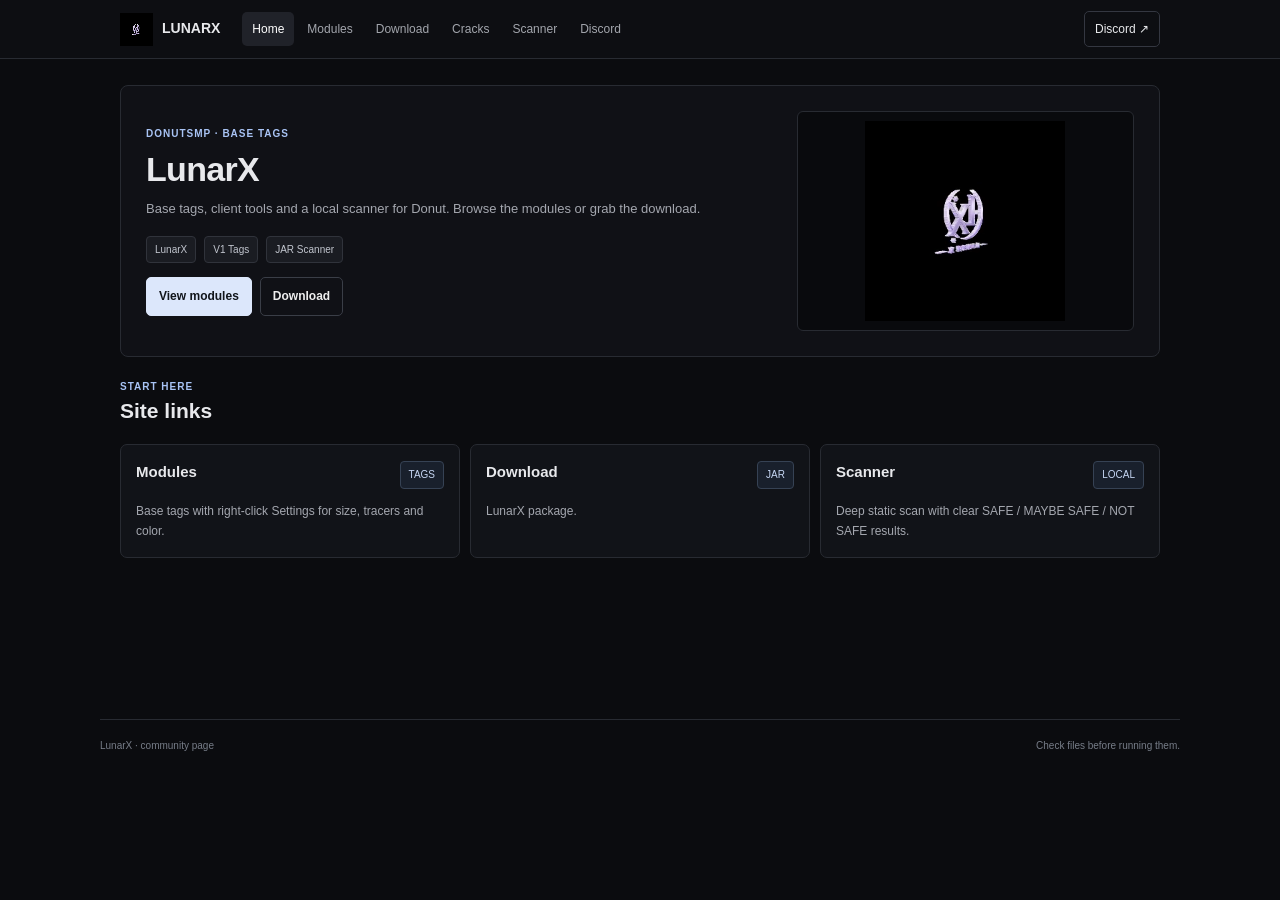
<file: index.html>
<!doctype html>
<html lang="en">
<head>
<meta charset="utf-8">
<meta name="viewport" content="width=device-width,initial-scale=1">
<meta name="theme-color" content="#0b0c0f">
<title>Home · LunarX</title>
<link rel="stylesheet" href="style.css">
</head>
<body>
<header class="top">
  <div class="wrap bar">
    <a class="brand" href="index.html">
      <video autoplay muted loop playsinline><source src="lunar_x_360_spin.webm" type="video/webm"></video>
      <span>LUNARX</span>
    </a>
    <nav class="nav">
      <a class="active" href="index.html">Home</a>
      <a href="modules.html">Modules</a>
      <a href="download.html">Download</a>
      <a href="cracks.html">Cracks</a>
      <a href="scanner.html">Scanner</a>
      <a href="discord.html">Discord</a>
    </nav>
    <a class="discord" href="https://discord.gg/2FqZVmzECY" target="_blank" rel="noopener">Discord ↗</a>
  </div>
</header>

<main class="wrap main">
  <div class="hero">
    <div>
      <div class="eyebrow">DonutSMP · Base tags</div>
      <h1>LunarX</h1>
      <p>Base tags, client tools and a local scanner for Donut. Browse the modules or grab the download.</p>
      <div class="stats">
        <span class="pill">LunarX</span>
        <span class="pill">V1 Tags</span>
        <span class="pill">JAR Scanner</span>
      </div>
      <div class="actions">
        <a class="btn primary" href="modules.html">View modules</a>
        <a class="btn" href="download.html">Download</a>
      </div>
    </div>
    <div class="logoBox">
      <video autoplay muted loop playsinline preload="auto">
        <source src="lunar_x_360_spin.webm" type="video/webm">
      </video>
    </div>
  </div>

  <section class="block">
    <div class="head">
      <div>
        <div class="eyebrow">Start here</div>
        <h2>Site links</h2>
      </div>
    </div>
    <div class="grid">
      <a class="card" href="modules.html">
        <div class="cardTop"><h3>Modules</h3><span class="tag">Tags</span></div>
        <p>Base tags with right-click Settings for size, tracers and color.</p>
      </a>
      <a class="card" href="download.html">
        <div class="cardTop"><h3>Download</h3><span class="tag">JAR</span></div>
        <p>LunarX package.</p>
      </a>
      <a class="card" href="scanner.html">
        <div class="cardTop"><h3>Scanner</h3><span class="tag">Local</span></div>
        <p>Deep static scan with clear SAFE / MAYBE SAFE / NOT SAFE results.</p>
      </a>
    </div>
  </section>
</main>

<footer class="wrap footer">
  <span>LunarX · community page</span>
  <span>Check files before running them.</span>
</footer>
</body>
</html>
</file>
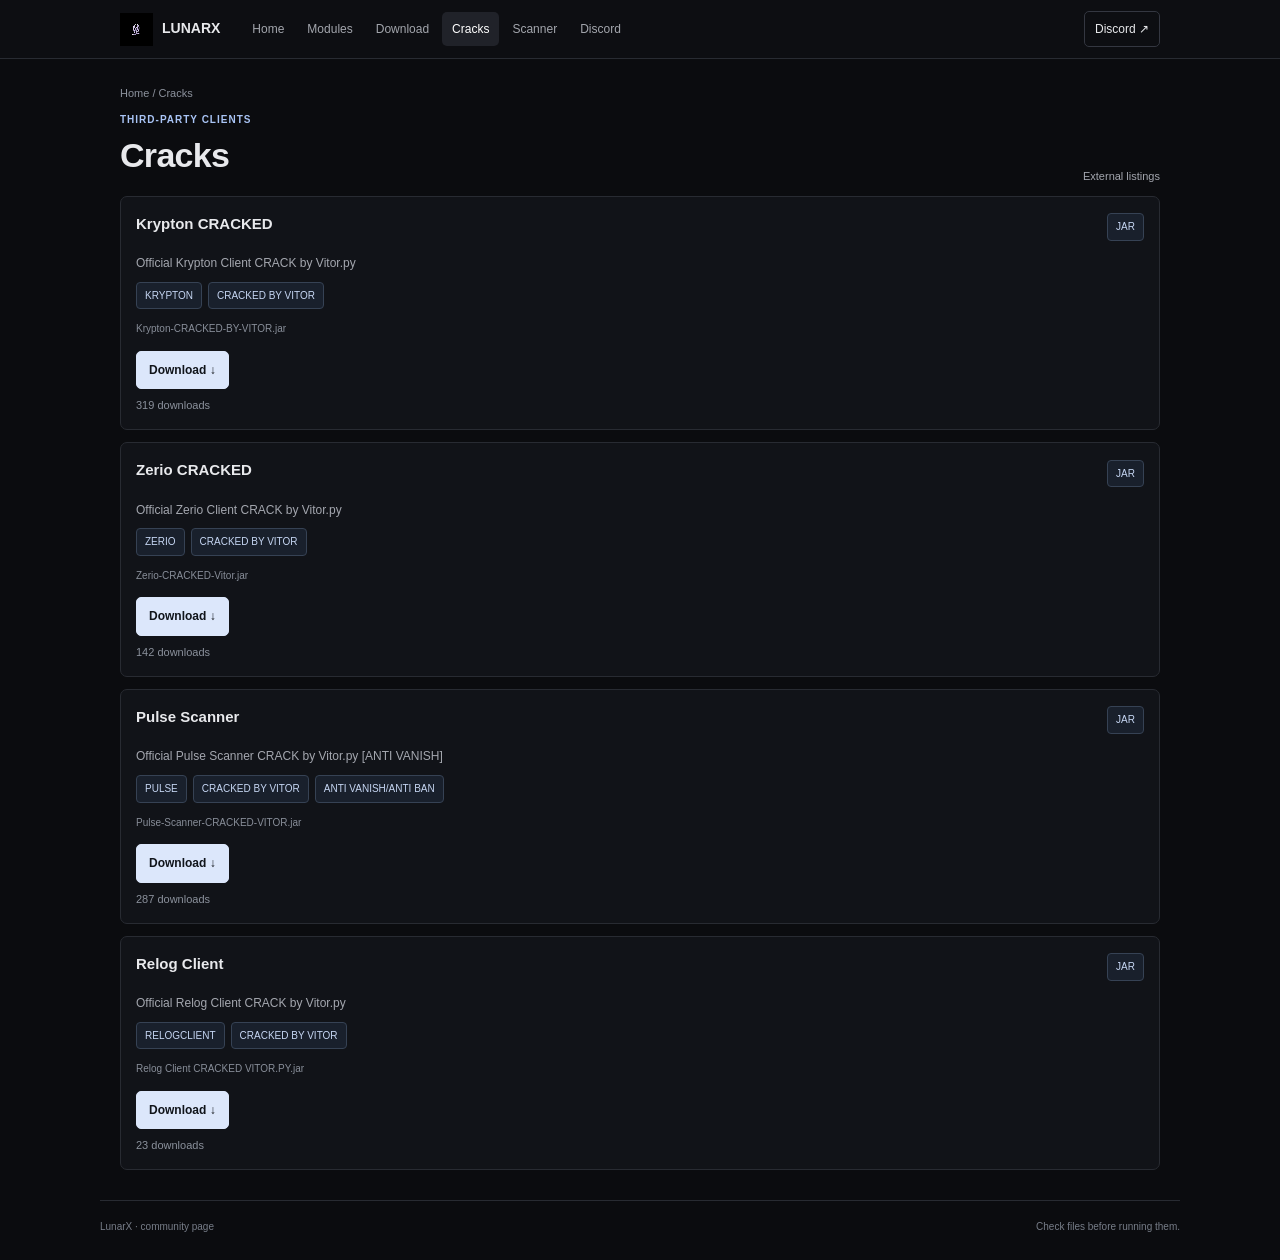
<file: cracks.html>
<!doctype html>
<html lang="en">
<head>
<meta charset="utf-8">
<meta name="viewport" content="width=device-width,initial-scale=1">
<meta name="theme-color" content="#0b0c0f">
<title>Cracks · LunarX</title>
<link rel="stylesheet" href="style.css">
</head>
<body>
<header class="top">
  <div class="wrap bar">
    <a class="brand" href="index.html">
      <video autoplay muted loop playsinline><source src="lunar_x_360_spin.webm" type="video/webm"></video>
      <span>LUNARX</span>
    </a>
    <nav class="nav">
      <a href="index.html">Home</a>
      <a href="modules.html">Modules</a>
      <a href="download.html">Download</a>
      <a class="active" href="cracks.html">Cracks</a>
      <a href="scanner.html">Scanner</a>
      <a href="discord.html">Discord</a>
    </nav>
    <a class="discord" href="https://discord.gg/2FqZVmzECY" target="_blank" rel="noopener">Discord ↗</a>
  </div>
</header>

<main class="wrap main">
  <div class="crumb">Home / Cracks</div>
  <div class="head">
    <div>
      <div class="eyebrow">Third-party clients</div>
      <h1>Cracks</h1>
    </div>
    <p>External listings</p>
  </div>

  <div class="card" style="margin-bottom:12px">
    <div class="cardTop">
      <h3>Krypton CRACKED</h3>
      <span class="tag">JAR</span>
    </div>
    <p>Official Krypton Client CRACK by Vitor.py</p>
    <div class="tags">
      <span class="tag">KRYPTON</span>
      <span class="tag">Cracked by Vitor</span>
    </div>
    <div class="small" style="margin-top:12px">Krypton-CRACKED-BY-VITOR.jar</div>
    <div class="actions">
      <a class="btn primary" href="Krypton-CRACKED-BY-VITOR.jar" download data-dl-key="krypton">Download ↓</a>
    </div>
    <div class="dl-count" id="count-krypton">…</div>
  </div>

  <div class="card" style="margin-bottom:12px">
    <div class="cardTop">
      <h3>Zerio CRACKED</h3>
      <span class="tag">JAR</span>
    </div>
    <p>Official Zerio Client CRACK by Vitor.py</p>
    <div class="tags">
      <span class="tag">ZERIO</span>
      <span class="tag">Cracked by Vitor</span>
    </div>
    <div class="small" style="margin-top:12px">Zerio-CRACKED-Vitor.jar</div>
    <div class="actions">
      <a class="btn primary" href="Zerio-CRACKED-Vitor.jar" download data-dl-key="zerio">Download ↓</a>
    </div>
    <div class="dl-count" id="count-zerio">…</div>
  </div>

  <div class="card" style="margin-bottom:12px">
    <div class="cardTop">
      <h3>Pulse Scanner</h3>
      <span class="tag">JAR</span>
    </div>
    <p>Official Pulse Scanner CRACK by Vitor.py [ANTI VANISH]</p>
    <div class="tags">
      <span class="tag">PULSE</span>
      <span class="tag">Cracked by Vitor</span>
      <span class="tag">ANTI VANISH/ANTI BAN</span>
    </div>
    <div class="small" style="margin-top:12px">Pulse-Scanner-CRACKED-VITOR.jar</div>
    <div class="actions">
      <a class="btn primary" href="Pulse-Scanner-CRACKED-VITOR.jar" download data-dl-key="pulse">Download ↓</a>
    </div>
    <div class="dl-count" id="count-pulse">…</div>
  </div>

  <div class="card">
    <div class="cardTop">
      <h3>Relog Client</h3>
      <span class="tag">JAR</span>
    </div>
    <p>Official Relog Client CRACK by Vitor.py</p>
    <div class="tags">
      <span class="tag">RelogClient</span>
      <span class="tag">Cracked by Vitor</span>
    </div>
    <div class="small" style="margin-top:12px">Relog Client CRACKED VITOR.PY.jar</div>
    <div class="actions">
      <a class="btn primary" href="Relog Client CRACKED VITOR.PY.jar" download data-dl-key="relog">Download ↓</a>
    </div>
    <div class="dl-count" id="count-relog">…</div>
  </div>
</main>

<footer class="wrap footer">
  <span>LunarX · community page</span>
  <span>Check files before running them.</span>
</footer>

<script>
(function(){
  // Fixed starting numbers (do not change)
  var BASE = {
    basetags: 274,
    aqua: 168,
    krypton: 319,
    zerio: 142,
    pulse: 287,
    relog: 23
  };
  var API = 'https://abacus.jasoncameron.dev';
  var NS = 'lunarx';

  function format(n){
    n = Number(n)||0;
    return n.toLocaleString() + ' downloads';
  }
  function el(id){ return document.getElementById(id); }

  async function getExtra(key){
    try {
      var r = await fetch(API + '/get/' + NS + '/' + key, { cache: 'no-store', mode: 'cors' });
      var j = await r.json();
      if (j && typeof j.value === 'number') return j.value;
      return 0;
    } catch(e){ return 0; }
  }

  async function bumpExtra(key){
    try {
      var r = await fetch(API + '/hit/' + NS + '/' + key, { cache: 'no-store', mode: 'cors' });
      var j = await r.json();
      if (j && typeof j.value === 'number') return j.value;
      return null;
    } catch(e){ return null; }
  }

  async function show(key){
    var label = el('count-' + key);
    if (!label) return;
    var extra = await getExtra(key);
    label.textContent = format((BASE[key]||0) + extra);
  }

  document.querySelectorAll('a[data-dl-key]').forEach(function(btn){
    var key = btn.getAttribute('data-dl-key');
    show(key);
    btn.addEventListener('click', async function(){
      var extra = await bumpExtra(key);
      var label = el('count-' + key);
      if (!label) return;
      if (extra === null) {
        // still show base if API fails
        label.textContent = format(BASE[key]||0);
        return;
      }
      label.textContent = format((BASE[key]||0) + extra);
    });
  });
})();
</script>

</body>
</html>
</file>
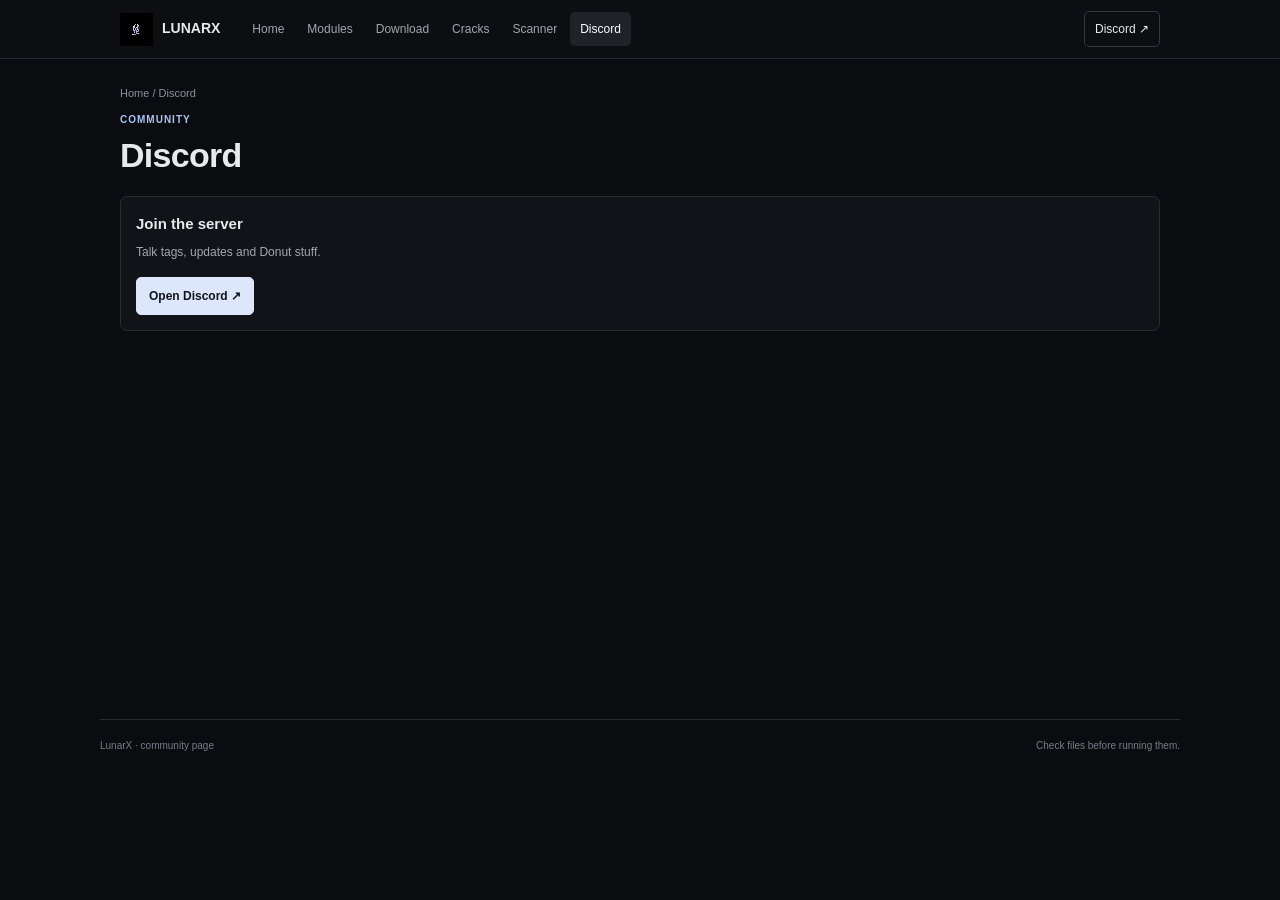
<file: discord.html>
<!doctype html>
<html lang="en">
<head>
<meta charset="utf-8">
<meta name="viewport" content="width=device-width,initial-scale=1">
<meta name="theme-color" content="#0b0c0f">
<title>Discord · LunarX</title>
<link rel="stylesheet" href="style.css">
</head>
<body>
<header class="top">
  <div class="wrap bar">
    <a class="brand" href="index.html">
      <video autoplay muted loop playsinline><source src="lunar_x_360_spin.webm" type="video/webm"></video>
      <span>LUNARX</span>
    </a>
    <nav class="nav">
      <a href="index.html">Home</a>
      <a href="modules.html">Modules</a>
      <a href="download.html">Download</a>
      <a href="cracks.html">Cracks</a>
      <a href="scanner.html">Scanner</a>
      <a class="active" href="discord.html">Discord</a>
    </nav>
    <a class="discord" href="https://discord.gg/2FqZVmzECY" target="_blank" rel="noopener">Discord ↗</a>
  </div>
</header>

<main class="wrap main">
  <div class="crumb">Home / Discord</div>
  <div class="head">
    <div>
      <div class="eyebrow">Community</div>
      <h1>Discord</h1>
    </div>
  </div>

  <div class="panel">
    <h3>Join the server</h3>
    <p style="margin-top:8px">Talk tags, updates and Donut stuff.</p>
    <div class="actions">
      <a class="btn primary" href="https://discord.gg/2FqZVmzECY" target="_blank" rel="noopener">Open Discord ↗</a>
    </div>
  </div>
</main>

<footer class="wrap footer">
  <span>LunarX · community page</span>
  <span>Check files before running them.</span>
</footer>
</body>
</html>
</file>
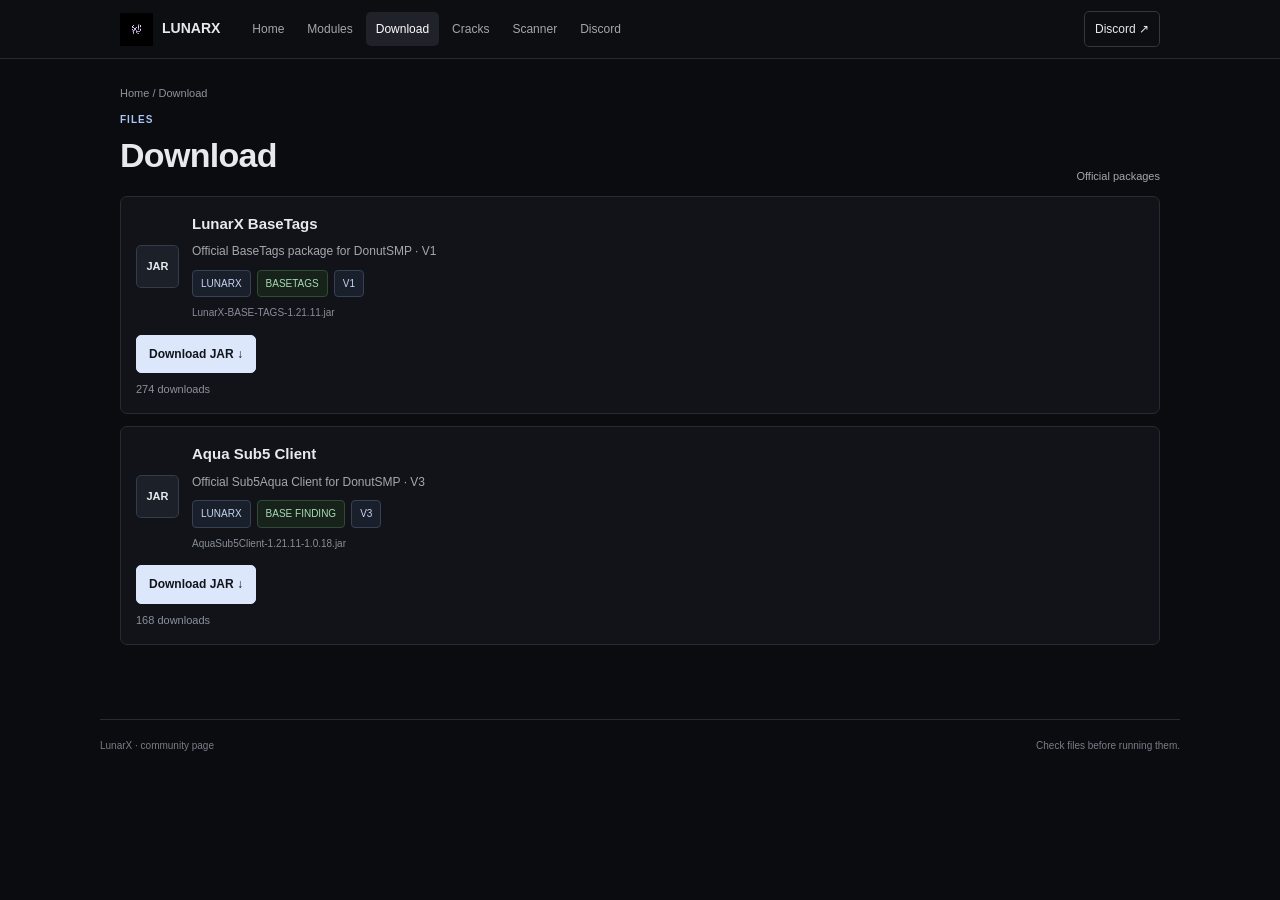
<file: download.html>
<!doctype html>
<html lang="en">
<head>
<meta charset="utf-8">
<meta name="viewport" content="width=device-width,initial-scale=1">
<meta name="theme-color" content="#0b0c0f">
<title>Download · LunarX</title>
<link rel="stylesheet" href="style.css">
</head>
<body>
<header class="top">
  <div class="wrap bar">
    <a class="brand" href="index.html">
      <video autoplay muted loop playsinline><source src="lunar_x_360_spin.webm" type="video/webm"></video>
      <span>LUNARX</span>
    </a>
    <nav class="nav">
      <a href="index.html">Home</a>
      <a href="modules.html">Modules</a>
      <a class="active" href="download.html">Download</a>
      <a href="cracks.html">Cracks</a>
      <a href="scanner.html">Scanner</a>
      <a href="discord.html">Discord</a>
    </nav>
    <a class="discord" href="https://discord.gg/2FqZVmzECY" target="_blank" rel="noopener">Discord ↗</a>
  </div>
</header>

<main class="wrap main">
  <div class="crumb">Home / Download</div>
  <div class="head">
    <div>
      <div class="eyebrow">Files</div>
      <h1>Download</h1>
    </div>
    <p>Official packages</p>
  </div>

  <div class="panel" style="margin-bottom:12px">
    <div class="row">
      <div class="fileIcon">JAR</div>
      <div class="grow">
        <h3>LunarX BaseTags</h3>
        <p>Official BaseTags package for DonutSMP · V1</p>
        <div class="tags">
          <span class="tag">LunarX</span>
          <span class="tag green">BaseTags</span>
          <span class="tag">V1</span>
        </div>
        <div class="small" style="margin-top:8px">LunarX-BASE-TAGS-1.21.11.jar</div>
      </div>
    </div>
    <div class="actions">
      <a class="btn primary" href="LunarX-BASE-TAGS-1.21.11.jar" download data-dl-key="basetags">Download JAR ↓</a>
    </div>
    <div class="dl-count" id="count-basetags">…</div>
  </div>

  <div class="panel">
    <div class="row">
      <div class="fileIcon">JAR</div>
      <div class="grow">
        <h3>Aqua Sub5 Client</h3>
        <p>Official Sub5Aqua Client for DonutSMP · V3</p>
        <div class="tags">
          <span class="tag">LunarX</span>
          <span class="tag green">Base Finding</span>
          <span class="tag">V3</span>
        </div>
        <div class="small" style="margin-top:8px">AquaSub5Client-1.21.11-1.0.18.jar</div>
      </div>
    </div>
    <div class="actions">
      <a class="btn primary" href="AquaSub5Client-1.21.11-1.0.18.jar" download data-dl-key="aqua">Download JAR ↓</a>
    </div>
    <div class="dl-count" id="count-aqua">…</div>
  </div>
</main>

<footer class="wrap footer">
  <span>LunarX · community page</span>
  <span>Check files before running them.</span>
</footer>

<script>
(function(){
  // Fixed starting numbers (do not change)
  var BASE = {
    basetags: 274,
    aqua: 168,
    krypton: 319,
    zerio: 142,
    pulse: 287
  };
  var API = 'https://abacus.jasoncameron.dev';
  var NS = 'lunarx';

  function format(n){
    n = Number(n)||0;
    return n.toLocaleString() + ' downloads';
  }
  function el(id){ return document.getElementById(id); }

  async function getExtra(key){
    try {
      var r = await fetch(API + '/get/' + NS + '/' + key, { cache: 'no-store', mode: 'cors' });
      var j = await r.json();
      if (j && typeof j.value === 'number') return j.value;
      return 0;
    } catch(e){ return 0; }
  }

  async function bumpExtra(key){
    try {
      var r = await fetch(API + '/hit/' + NS + '/' + key, { cache: 'no-store', mode: 'cors' });
      var j = await r.json();
      if (j && typeof j.value === 'number') return j.value;
      return null;
    } catch(e){ return null; }
  }

  async function show(key){
    var label = el('count-' + key);
    if (!label) return;
    var extra = await getExtra(key);
    label.textContent = format((BASE[key]||0) + extra);
  }

  document.querySelectorAll('a[data-dl-key]').forEach(function(btn){
    var key = btn.getAttribute('data-dl-key');
    show(key);
    btn.addEventListener('click', async function(){
      var extra = await bumpExtra(key);
      var label = el('count-' + key);
      if (!label) return;
      if (extra === null) {
        // still show base if API fails
        label.textContent = format(BASE[key]||0);
        return;
      }
      label.textContent = format((BASE[key]||0) + extra);
    });
  });
})();
</script>

</body>
</html>
</file>
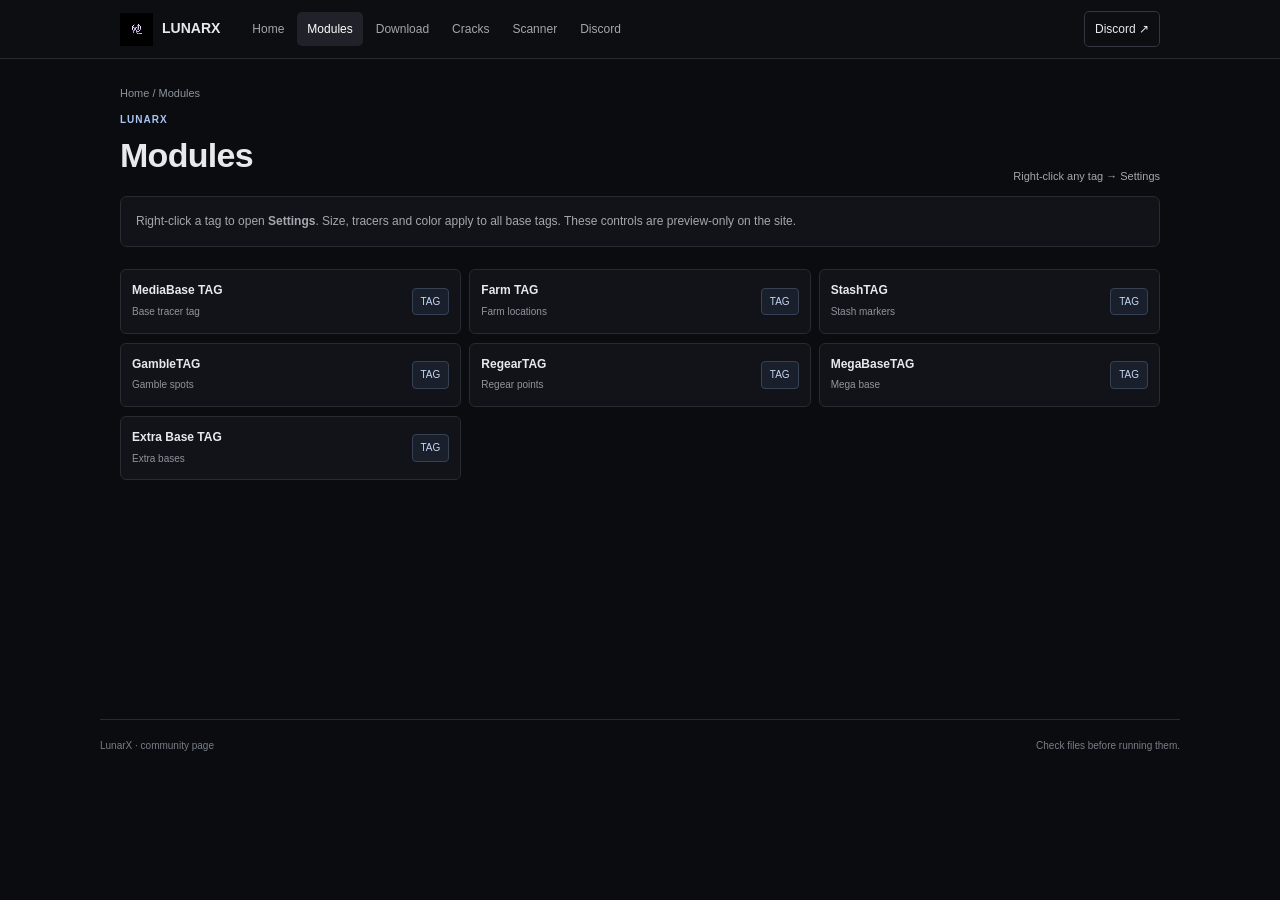
<file: modules.html>
<!doctype html>
<html lang="en">
<head>
<meta charset="utf-8">
<meta name="viewport" content="width=device-width,initial-scale=1">
<meta name="theme-color" content="#0b0c0f">
<title>Modules · LunarX</title>
<link rel="stylesheet" href="style.css">
</head>
<body>
<header class="top">
  <div class="wrap bar">
    <a class="brand" href="index.html">
      <video autoplay muted loop playsinline><source src="lunar_x_360_spin.webm" type="video/webm"></video>
      <span>LUNARX</span>
    </a>
    <nav class="nav">
      <a href="index.html">Home</a>
      <a class="active" href="modules.html">Modules</a>
      <a href="download.html">Download</a>
      <a href="cracks.html">Cracks</a>
      <a href="scanner.html">Scanner</a>
      <a href="discord.html">Discord</a>
    </nav>
    <a class="discord" href="https://discord.gg/2FqZVmzECY" target="_blank" rel="noopener">Discord ↗</a>
  </div>
</header>

<main class="wrap main">
  <div class="crumb">Home / Modules</div>
  <div class="head">
    <div>
      <div class="eyebrow">LunarX</div>
      <h1>Modules</h1>
    </div>
    <p>Right-click any tag → Settings</p>
  </div>

  <div class="panel">
    <p>Right-click a tag to open <strong>Settings</strong>. Size, tracers and color apply to all base tags. These controls are preview-only on the site.</p>
  </div>

  <section class="block">
    <div class="moduleGrid" id="moduleGrid">
      <!-- modules injected -->
    </div>
  </section>
</main>

<footer class="wrap footer">
  <span>LunarX · community page</span>
  <span>Check files before running them.</span>
</footer>

<script>
const tags = [
  { name: 'MediaBase TAG', desc: 'Base tracer tag' },
  { name: 'Farm TAG', desc: 'Farm locations' },
  { name: 'StashTAG', desc: 'Stash markers' },
  { name: 'GambleTAG', desc: 'Gamble spots' },
  { name: 'RegearTAG', desc: 'Regear points' },
  { name: 'MegaBaseTAG', desc: 'Mega base' },
  { name: 'Extra Base TAG', desc: 'Extra bases' }
];

const grid = document.getElementById('moduleGrid');

// Shared settings state for ALL tags
const settings = {
  size: 12,
  tracers: true,
  color: '#a9c4f5'
};

function buildSettingsHTML() {
  return `
    <div class="settings">
      <h4>Settings</h4>
      <div class="set-row">
        <label>Size</label>
        <input type="range" min="4" max="32" value="${settings.size}" class="sz">
        <span class="szVal">${settings.size}</span>
      </div>
      <div class="set-row">
        <label>Tracers</label>
        <select class="tr">
          <option value="on" ${settings.tracers ? 'selected' : ''}>On</option>
          <option value="off" ${!settings.tracers ? 'selected' : ''}>Off</option>
        </select>
      </div>
      <div class="set-row">
        <label>Color</label>
        <input type="color" value="${settings.color}" class="cl">
      </div>
      <div class="set-hint">Applies to all base tags · preview only</div>
    </div>
  `;
}

tags.forEach(t => {
  const wrap = document.createElement('div');
  wrap.className = 'module-wrap';
  wrap.innerHTML = `
    <div class="module" data-name="${t.name}">
      <div class="grow">
        <strong>${t.name}</strong>
        <small>${t.desc}</small>
      </div>
      <span class="tag">Tag</span>
    </div>
    ${buildSettingsHTML()}
  `;
  grid.appendChild(wrap);
});

// Right-click to toggle settings
document.querySelectorAll('.module').forEach(mod => {
  mod.addEventListener('contextmenu', e => {
    e.preventDefault();
    const wrap = mod.parentElement;
    const panel = wrap.querySelector('.settings');
    const isOpen = panel.classList.contains('show');

    // close all others
    document.querySelectorAll('.settings').forEach(s => s.classList.remove('show'));
    document.querySelectorAll('.module').forEach(m => m.classList.remove('open'));

    if (!isOpen) {
      panel.classList.add('show');
      mod.classList.add('open');
    }
  });
});

// Live bind all settings controls (shared)
document.querySelectorAll('.settings').forEach(panel => {
  const sz = panel.querySelector('.sz');
  const szVal = panel.querySelector('.szVal');
  const tr = panel.querySelector('.tr');
  const cl = panel.querySelector('.cl');

  sz.addEventListener('input', () => {
    settings.size = +sz.value;
    document.querySelectorAll('.sz').forEach(i => i.value = settings.size);
    document.querySelectorAll('.szVal').forEach(s => s.textContent = settings.size);
  });
  tr.addEventListener('change', () => {
    settings.tracers = tr.value === 'on';
    document.querySelectorAll('.tr').forEach(s => s.value = settings.tracers ? 'on' : 'off');
  });
  cl.addEventListener('input', () => {
    settings.color = cl.value;
    document.querySelectorAll('.cl').forEach(c => c.value = settings.color);
  });
});

// Click outside closes
document.addEventListener('click', e => {
  if (!e.target.closest('.module-wrap')) {
    document.querySelectorAll('.settings').forEach(s => s.classList.remove('show'));
    document.querySelectorAll('.module').forEach(m => m.classList.remove('open'));
  }
});
</script>
</body>
</html>
</file>
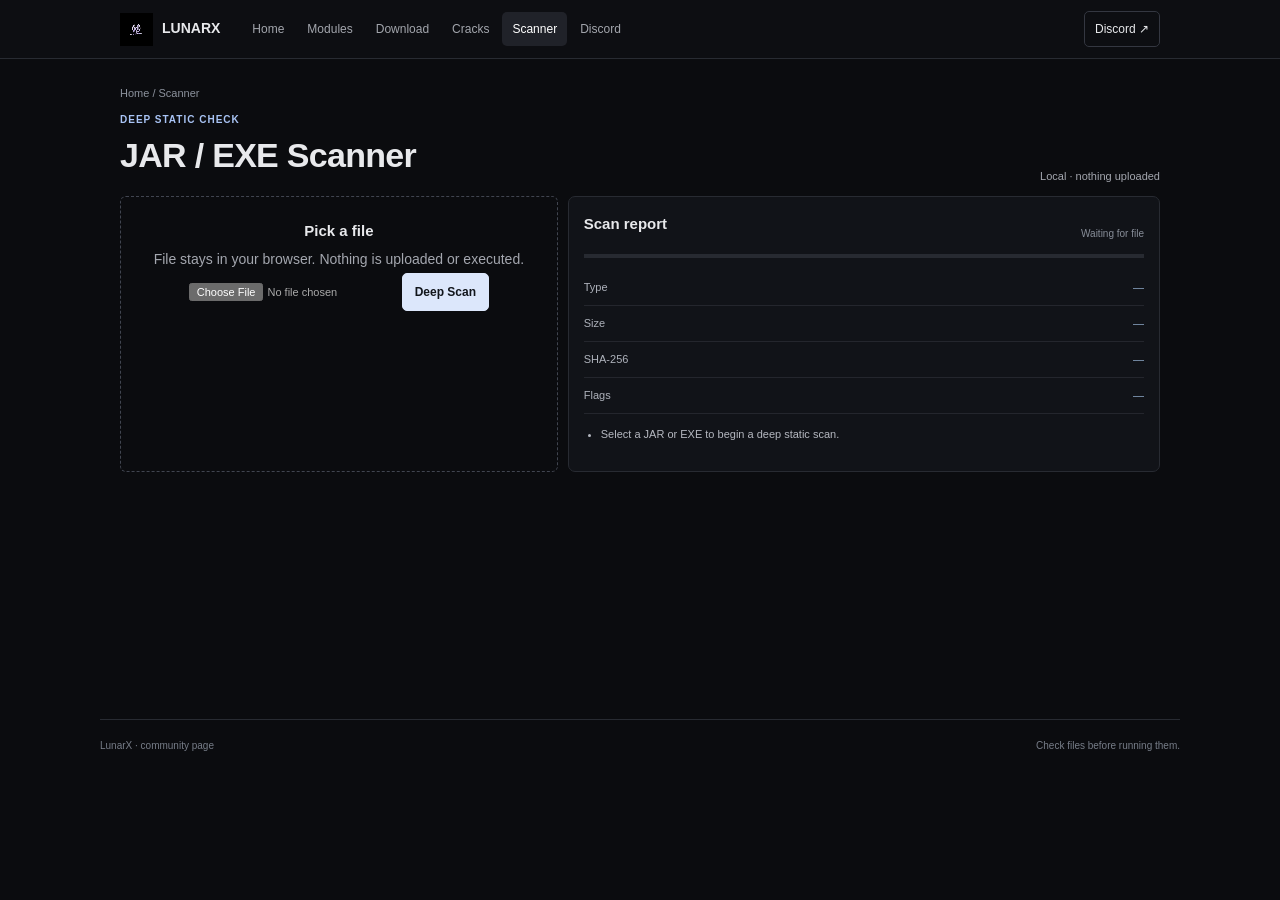
<file: scanner.html>
<!doctype html>
<html lang="en">
<head>
<meta charset="utf-8">
<meta name="viewport" content="width=device-width,initial-scale=1">
<meta name="theme-color" content="#0b0c0f">
<title>Scanner · LunarX</title>
<link rel="stylesheet" href="style.css">
</head>
<body>
<header class="top">
  <div class="wrap bar">
    <a class="brand" href="index.html">
      <video autoplay muted loop playsinline><source src="lunar_x_360_spin.webm" type="video/webm"></video>
      <span>LUNARX</span>
    </a>
    <nav class="nav">
      <a href="index.html">Home</a>
      <a href="modules.html">Modules</a>
      <a href="download.html">Download</a>
      <a href="cracks.html">Cracks</a>
      <a class="active" href="scanner.html">Scanner</a>
      <a href="discord.html">Discord</a>
    </nav>
    <a class="discord" href="https://discord.gg/2FqZVmzECY" target="_blank" rel="noopener">Discord ↗</a>
  </div>
</header>

<main class="wrap main">
  <div class="crumb">Home / Scanner</div>
  <div class="head">
    <div>
      <div class="eyebrow">Deep static check</div>
      <h1>JAR / EXE Scanner</h1>
    </div>
    <p>Local · nothing uploaded</p>
  </div>

  <div class="scanner">
    <div class="upload">
      <h3>Pick a file</h3>
      <p>File stays in your browser. Nothing is uploaded or executed.</p>
      <input type="file" id="fileInput" accept=".jar,.exe,.zip">
      <button class="btn primary" id="scanBtn">Deep Scan</button>
    </div>

    <div class="panel">
      <div class="head" style="margin-bottom:0">
        <h3 id="resultTitle">Scan report</h3>
        <span id="status" class="small">Waiting for file</span>
      </div>
      <div class="progress"><div id="progress"></div></div>

      <div id="verdictBox"></div>

      <div class="line"><span>Type</span><span id="typeOut">—</span></div>
      <div class="line"><span>Size</span><span id="sizeOut">—</span></div>
      <div class="line"><span>SHA-256</span><span id="hashOut">—</span></div>
      <div class="line"><span>Flags</span><span id="countOut">—</span></div>

      <ul id="findings" class="findings">
        <li>Select a JAR or EXE to begin a deep static scan.</li>
      </ul>
    </div>
  </div>
</main>

<footer class="wrap footer">
  <span>LunarX · community page</span>
  <span>Check files before running them.</span>
</footer>
<script src="scanner.js"></script>
</body>
</html>
</file>
<file: style.css>
*{box-sizing:border-box}
:root{color-scheme:dark;--bg:#0b0c0f;--panel:#111318;--line:#282b32;--muted:#9298a3;--text:#e8e9ec;--accent:#a9c4f5}
body{margin:0;background:var(--bg);color:var(--text);font:14px/1.55 Arial,Helvetica,sans-serif}
a{color:inherit;text-decoration:none}
button,input,select{font:inherit}
.wrap{max-width:1080px;margin:auto;padding:0 20px}
.top{border-bottom:1px solid var(--line);background:#0d0e12}
.bar{min-height:58px;display:flex;align-items:center;gap:22px}
.brand{display:flex;align-items:center;gap:9px;font-weight:bold;white-space:nowrap}
.brand video{width:33px;height:33px;object-fit:contain}
.brand span{font-size:14px}
.nav{display:flex;align-items:center;gap:3px;flex:1;overflow-x:auto}
.nav a{font-size:12px;color:#a3a6ad;padding:8px 10px;border-radius:5px;white-space:nowrap}
.nav a:hover,.nav a.active{background:#202229;color:#fff}
.discord{font-size:12px;padding:8px 10px;border:1px solid #343741;border-radius:5px;white-space:nowrap}
.main{padding-top:26px;min-height:70vh}
.crumb{font-size:11px;color:#8c929d;margin-bottom:10px}
.hero{display:grid;grid-template-columns:1.3fr .7fr;gap:25px;align-items:center;border:1px solid var(--line);background:#101116;padding:25px;border-radius:8px}
.eyebrow{font-size:10px;text-transform:uppercase;letter-spacing:.1em;color:#a9c4f5;font-weight:bold}
h1{font-size:34px;line-height:1.15;letter-spacing:-.7px;margin:8px 0 10px}
h2{font-size:21px;margin:0 0 6px}
h3{font-size:15px;margin:0 0 7px}
p{margin:0;color:#a4a7af}
.hero p{max-width:600px;font-size:13px}
/* FIXED logo box - no more cut off */
.logoBox{height:220px;background:#090a0d;border:1px solid #282b32;border-radius:6px;display:flex;align-items:center;justify-content:center;overflow:visible;padding:8px}
.logoBox video{width:100%;height:100%;max-height:200px;object-fit:contain;display:block}
.stats{display:flex;gap:8px;flex-wrap:wrap;margin-top:17px}
.pill,.tag{font-size:10px;color:#c1c5ce;background:#1a1c22;border:1px solid #30333b;padding:5px 8px;border-radius:4px}
.block{margin-top:22px}
.head{display:flex;align-items:end;justify-content:space-between;gap:12px;margin-bottom:11px}
.head p{font-size:11px}
.grid{display:grid;grid-template-columns:repeat(3,minmax(0,1fr));gap:10px}
.card,.panel{background:var(--panel);border:1px solid var(--line);border-radius:7px;padding:15px}
.card p,.panel p{font-size:12px;line-height:1.65}
.cardTop{display:flex;align-items:center;justify-content:space-between;gap:8px;margin-bottom:12px}
.tag{color:#c6d6f3;background:#19202c;border-color:#364254;text-transform:uppercase}
.tag.green{color:#a7dbb4;background:#17231a;border-color:#314a36}
.actions{display:flex;gap:8px;flex-wrap:wrap;margin-top:14px}
.btn{display:inline-flex;align-items:center;justify-content:center;border:1px solid #3a3e47;border-radius:5px;padding:9px 12px;font-size:12px;font-weight:bold;color:#eee;cursor:pointer;background:transparent}
.btn:hover{border-color:#7789a7}
.btn.primary{background:#dce7fb;border-color:#dce7fb;color:#11151b}
.row{display:flex;align-items:center;gap:13px}
.fileIcon{width:43px;height:43px;display:grid;place-items:center;background:#1b2029;border:1px solid #343b49;border-radius:5px;font-size:11px;font-weight:bold}
.grow{flex:1;min-width:0}
.small{font-size:10px;color:#888e99;overflow-wrap:anywhere}
.tags{display:flex;gap:6px;flex-wrap:wrap;margin-top:8px}
/* Modules */
.moduleGrid{display:grid;grid-template-columns:repeat(3,minmax(0,1fr));gap:8px}
.module-wrap{display:flex;flex-direction:column;gap:0}
.module{display:flex;align-items:center;gap:10px;padding:11px;border:1px solid var(--line);background:#111318;border-radius:6px;cursor:context-menu;user-select:none;transition:border-color .15s,background .15s}
.module:hover{border-color:#3d4452;background:#14161c}
.module.open{border-color:#4a5a78;border-bottom-left-radius:0;border-bottom-right-radius:0}
.module strong{font-size:12px;display:block}
.module small{color:#8f949e;font-size:10px}
.module .tag{margin-left:auto}
/* Settings panel under module */
.settings{
  overflow:hidden;max-height:0;opacity:0;
  border:1px solid var(--line);border-top:none;
  background:#0e1014;border-radius:0 0 6px 6px;
  transition:max-height .28s ease,opacity .22s ease,padding .22s ease;
  padding:0 12px;
}
.settings.show{max-height:220px;opacity:1;padding:12px}
.settings h4{margin:0 0 10px;font-size:11px;color:#a9c4f5;text-transform:uppercase;letter-spacing:.08em}
.set-row{display:flex;align-items:center;justify-content:space-between;gap:10px;margin-bottom:9px;font-size:12px}
.set-row label{color:#b8bcc4}
.set-row input[type=range]{width:110px;accent-color:#a9c4f5}
.set-row input[type=color]{width:34px;height:22px;border:1px solid #333;background:transparent;padding:0;cursor:pointer}
.set-row select{background:#1a1c22;border:1px solid #333;color:#ddd;border-radius:4px;padding:3px 6px;font-size:11px}
.set-hint{font-size:10px;color:#6f7580;margin-top:6px}
/* Scanner */
.scanner{display:grid;grid-template-columns:.85fr 1.15fr;gap:10px}
.upload{text-align:center;border:1px dashed #414550;padding:22px;border-radius:6px}
.upload input{max-width:100%;font-size:11px;margin:12px 0;color:#aaa}
.line{display:flex;justify-content:space-between;gap:10px;border-bottom:1px solid #24262d;padding:9px 0;font-size:11px}
.line span:first-child{color:#aeb2bb}
.line span:last-child{text-align:right;overflow-wrap:anywhere;max-width:70%;color:#8fabc9}
.progress{height:4px;background:#272a31;margin:12px 0}
.progress div{height:100%;width:0;background:#9cb9ec;transition:width .25s}
.findings{font-size:11px;line-height:1.8;color:#b5b8c0;padding-left:17px;overflow-wrap:anywhere}
.warning{margin-top:12px;padding:10px;border:1px solid #50452e;background:#1b1812;color:#cdb98f;border-radius:5px;font-size:10px;line-height:1.7}
.verdict{margin:14px 0 8px;padding:14px;border-radius:6px;text-align:center;font-weight:bold;letter-spacing:.04em}
.verdict.safe{background:#0f2418;border:1px solid #2e6b45;color:#5dffa0;font-size:22px}
.verdict.maybe{background:#2a2110;border:1px solid #8a6a2a;color:#ffd37a;font-size:18px}
.verdict.danger{background:#2a1212;border:1px solid #8a3030;color:#ff8a8a;font-size:18px}
.verdict-sub{font-size:12px;font-weight:normal;margin-top:6px;opacity:.9;letter-spacing:0}
.footer{border-top:1px solid var(--line);padding:18px 0 25px;margin-top:30px;color:#777d88;font-size:10px;display:flex;justify-content:space-between;gap:10px;flex-wrap:wrap}
.empty{padding:25px;text-align:center;color:#858b95;border:1px dashed #333740;border-radius:6px}
@media(max-width:800px){
  .bar{flex-wrap:wrap;padding:10px 0;gap:10px}
  .nav{order:3;flex-basis:100%}
  .hero{grid-template-columns:1fr}
  .logoBox{height:180px}
  .grid,.moduleGrid{grid-template-columns:repeat(2,minmax(0,1fr))}
  .scanner{grid-template-columns:1fr}
  .discord{margin-left:auto}
}
@media(max-width:520px){
  .wrap{padding:0 12px}
  .grid,.moduleGrid{grid-template-columns:1fr}
  .hero{padding:17px}
  h1{font-size:29px}
  .head{align-items:start;flex-direction:column}
  .brand span{font-size:12px}
  .nav a{font-size:11px;padding:7px 8px}
  .discord{display:none}
}

.dl-count{margin-top:8px;font-size:11px;color:#8b919c}
.dl-count strong{color:#c6d6f3;font-weight:bold}
</file>
